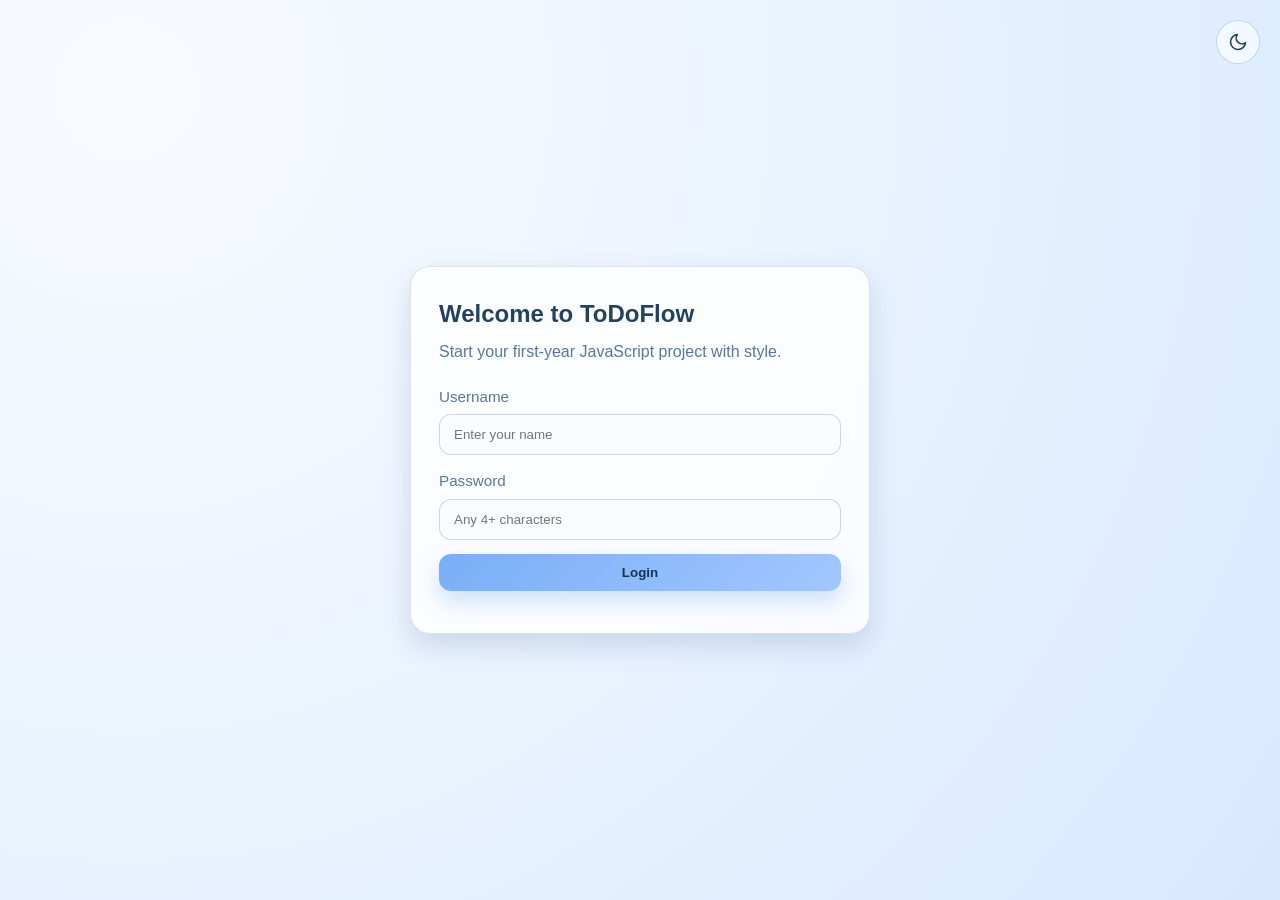
<file: index.html>
<!DOCTYPE html>
<html lang="en">
  <head>
    <meta charset="UTF-8" />
    <meta http-equiv="refresh" content="0; url=login.html" />
    <meta name="viewport" content="width=device-width, initial-scale=1.0" />
    <title>ToDoFlow</title>
  </head>
  <body></body>
</html>
</file>
<file: styles.css>
:root {
  --bg: #eaf3ff;
  --bg-soft: #dfeeff;
  --card: rgba(255, 255, 255, 0.8);
  --text: #234161;
  --muted: #56789f;
  --accent: #79aef7;
  --accent-2: #a2c7ff;
  --danger: #e58999;
  --success: #76beaa;
  --shadow: 0 12px 28px rgba(68, 106, 151, 0.2);
  --radius: 20px;
  --nav-link-active: #193352;
  --surface-input: rgba(250, 253, 255, 0.88);
}

[data-theme="dark"] {
  --bg: #0f172a;
  --bg-soft: #1e293b;
  --card: rgba(30, 41, 59, 0.92);
  --text: #e2e8f0;
  --muted: #94a3b8;
  --accent: #60a5fa;
  --accent-2: #93c5fd;
  --danger: #f87171;
  --success: #34d399;
  --shadow: 0 12px 28px rgba(0, 0, 0, 0.5);
  --nav-link-active: #f1f5f9;
  --surface-input: rgba(51, 65, 85, 0.75);
}

* {
  box-sizing: border-box;
}

html,
body {
  margin: 0;
  padding: 0;
  font-family: "Segoe UI", Tahoma, Geneva, Verdana, sans-serif;
  background: radial-gradient(circle at 10% 10%, #f8fbff 0%, var(--bg) 50%, #d7e8ff 100%);
  color: var(--text);
  min-height: 100%;
}

[data-theme="dark"] html,
[data-theme="dark"] body {
  background: radial-gradient(circle at 10% 10%, #1e293b 0%, var(--bg) 50%, #0c1222 100%);
}

body {
  line-height: 1.55;
}

a {
  color: inherit;
  text-decoration: none;
}

.container {
  width: min(1100px, 92%);
  margin: 0 auto;
}

.navbar {
  position: sticky;
  top: 0;
  z-index: 30;
  backdrop-filter: blur(10px);
  background: rgba(238, 246, 255, 0.82);
  border-bottom: 1px solid rgba(86, 120, 159, 0.18);
}

[data-theme="dark"] .navbar {
  background: rgba(15, 23, 42, 0.88);
  border-bottom-color: rgba(148, 163, 184, 0.2);
}

.nav-inner {
  display: flex;
  align-items: center;
  justify-content: space-between;
  padding: 16px 0;
}

.brand {
  display: flex;
  align-items: center;
  gap: 10px;
  font-size: 1.1rem;
  font-weight: 700;
}

.brand-dot {
  width: 12px;
  height: 12px;
  border-radius: 999px;
  background: linear-gradient(135deg, var(--accent), var(--accent-2));
  box-shadow: 0 0 14px rgba(121, 174, 247, 0.8);
}

.nav-links {
  display: flex;
  align-items: center;
  gap: 12px;
}

.theme-toggle {
  display: inline-flex;
  align-items: center;
  justify-content: center;
  width: 44px;
  height: 44px;
  padding: 0;
  border: 1px solid rgba(86, 120, 159, 0.28);
  border-radius: 999px;
  background: rgba(248, 252, 255, 0.75);
  color: var(--text);
  cursor: pointer;
  transition: background 0.2s ease, border-color 0.2s ease, transform 0.2s ease;
}

.theme-toggle:hover {
  transform: translateY(-1px);
  background: rgba(121, 174, 247, 0.22);
  border-color: rgba(121, 174, 247, 0.45);
}

.theme-toggle:active {
  transform: translateY(0);
}

.theme-toggle .theme-icon {
  display: none;
  flex-shrink: 0;
}

[data-theme="light"] .theme-toggle .theme-icon-moon,
[data-theme="dark"] .theme-toggle .theme-icon-sun {
  display: block;
}

.theme-toggle--fixed {
  position: fixed;
  top: 20px;
  right: 20px;
  z-index: 40;
}

[data-theme="dark"] .theme-toggle {
  background: rgba(51, 65, 85, 0.6);
  border-color: rgba(148, 163, 184, 0.25);
}

[data-theme="dark"] .theme-toggle:hover {
  background: rgba(96, 165, 250, 0.2);
  border-color: rgba(96, 165, 250, 0.4);
}

.nav-links a {
  padding: 10px 14px;
  border-radius: 999px;
  color: var(--muted);
  transition: all 0.25s ease;
}

.nav-links a:hover,
.nav-links a.active {
  color: var(--nav-link-active);
  background: rgba(121, 174, 247, 0.24);
}

[data-theme="dark"] .nav-links a:hover,
[data-theme="dark"] .nav-links a.active {
  background: rgba(96, 165, 250, 0.18);
}

.btn {
  border: 0;
  border-radius: 12px;
  padding: 11px 16px;
  font-weight: 600;
  cursor: pointer;
  transition: transform 0.2s ease, box-shadow 0.2s ease, opacity 0.2s ease;
}

.btn:hover {
  transform: translateY(-1px);
}

.btn:active {
  transform: translateY(0);
}

.btn-primary {
  color: #173355;
  background: linear-gradient(135deg, var(--accent), var(--accent-2));
  box-shadow: 0 10px 22px rgba(110, 163, 235, 0.34);
}

[data-theme="dark"] .btn-primary {
  color: #0f172a;
  box-shadow: 0 10px 22px rgba(96, 165, 250, 0.25);
}

.btn-secondary {
  color: var(--text);
  background: rgba(248, 252, 255, 0.75);
}

.page {
  padding: 46px 0 80px;
}

.hero {
  display: grid;
  grid-template-columns: 1.2fr 1fr;
  gap: 30px;
  align-items: center;
  margin-bottom: 28px;
}

.hero h1 {
  margin: 0 0 12px;
  font-size: clamp(1.8rem, 3vw, 3rem);
  line-height: 1.15;
}

.hero p {
  margin: 0;
  color: var(--muted);
}

.card {
  background: var(--card);
  border: 1px solid rgba(86, 120, 159, 0.2);
  border-radius: var(--radius);
  box-shadow: var(--shadow);
}

[data-theme="dark"] .card {
  border-color: rgba(148, 163, 184, 0.22);
}

.glass {
  backdrop-filter: blur(10px);
}

.login-wrap {
  min-height: 100vh;
  display: grid;
  place-items: center;
  padding: 20px;
}

.login-card {
  width: min(460px, 95%);
  padding: 28px;
}

.title {
  margin-top: 0;
  margin-bottom: 8px;
}

.subtitle {
  margin-top: 0;
  margin-bottom: 20px;
  color: var(--muted);
}

.input-group {
  margin-bottom: 14px;
}

label {
  display: block;
  font-size: 0.95rem;
  margin-bottom: 6px;
  color: var(--muted);
}

input,
textarea {
  width: 100%;
  border: 1px solid rgba(86, 120, 159, 0.28);
  background: var(--surface-input);
  color: var(--text);
  border-radius: 12px;
  padding: 12px 14px;
  outline: none;
  transition: border-color 0.2s ease, box-shadow 0.2s ease;
}

input:focus,
textarea:focus {
  border-color: var(--accent-2);
  box-shadow: 0 0 0 4px rgba(162, 199, 255, 0.35);
}

[data-theme="dark"] input,
[data-theme="dark"] textarea {
  border-color: rgba(148, 163, 184, 0.28);
}

[data-theme="dark"] input:focus,
[data-theme="dark"] textarea:focus {
  box-shadow: 0 0 0 4px rgba(96, 165, 250, 0.28);
}

.hint,
.error,
.success {
  font-size: 0.9rem;
}

.hint {
  color: var(--muted);
}

.error {
  color: #bc4f64;
}

.success {
  color: #2d7f70;
}

[data-theme="dark"] .error {
  color: #fca5a5;
}

[data-theme="dark"] .success {
  color: #6ee7b7;
}

.todo-layout {
  display: grid;
  grid-template-columns: 1fr 1fr 1fr;
  gap: 20px;
}

.task-hub {
  width: 100%;
  max-width: 900px;
  margin: 0 auto;
  padding: 22px;
  border-radius: var(--radius);
  border: 1px solid rgba(86, 120, 159, 0.22);
  background: rgba(244, 250, 255, 0.78);
  box-shadow: var(--shadow);
}

[data-theme="dark"] .task-hub {
  border-color: rgba(148, 163, 184, 0.22);
  background: rgba(30, 41, 59, 0.55);
}

.panel {
  padding: 18px;
}

.todo-form {
  display: grid;
  grid-template-columns: 1fr 1fr auto;
  gap: 10px;
  margin-bottom: 15px;
}

#todoInput {
  min-height: 56px;
  font-size: 1.02rem;
}

#todoDate {
  min-height: 56px;
}

.task-list {
  list-style: none;
  margin: 0;
  padding: 0;
  display: grid;
  gap: 10px;
  max-height: 420px;
  overflow-y: auto;
}

.task-item {
  display: flex;
  justify-content: space-between;
  gap: 10px;
  align-items: center;
  padding: 12px;
  border-radius: 14px;
  background: rgba(250, 253, 255, 0.8);
  border: 1px solid rgba(86, 120, 159, 0.16);
  transition: transform 0.2s ease, background 0.2s ease;
}

.task-item:hover {
  transform: translateY(-1px);
  background: rgba(255, 255, 255, 0.96);
}

[data-theme="dark"] .task-item {
  background: rgba(51, 65, 85, 0.65);
  border-color: rgba(148, 163, 184, 0.16);
}

[data-theme="dark"] .task-item:hover {
  background: rgba(71, 85, 105, 0.75);
}

.task-item.done .task-text {
  text-decoration: line-through;
  opacity: 0.65;
}

.task-left {
  display: flex;
  align-items: flex-start;
  gap: 10px;
}

.task-text-wrap {
  display: flex;
  flex-direction: column;
}

.task-date {
  font-size: 0.82rem;
  color: var(--muted);
}

.task-actions {
  display: flex;
  gap: 8px;
}

.icon-btn {
  border: 0;
  border-radius: 10px;
  padding: 8px 10px;
  cursor: pointer;
  color: #22415f;
  font-weight: 600;
}

[data-theme="dark"] .icon-btn {
  color: var(--text);
}

.icon-btn.done {
  background: rgba(118, 190, 170, 0.26);
}

.icon-btn.remove {
  background: rgba(229, 137, 153, 0.25);
}

.stats {
  display: flex;
  justify-content: space-between;
  color: var(--muted);
  font-size: 0.93rem;
}

.stats-box {
  margin-top: 8px;
  padding: 12px;
  border-radius: 14px;
  border: 1px solid rgba(86, 120, 159, 0.2);
  background: rgba(241, 248, 255, 0.75);
  display: grid;
  grid-template-columns: 1fr;
  gap: 8px;
}

.stat-pill {
  display: flex;
  justify-content: space-between;
  border-radius: 10px;
  padding: 8px 10px;
  color: var(--muted);
  background: rgba(255, 255, 255, 0.78);
}

[data-theme="dark"] .stats-box {
  border-color: rgba(148, 163, 184, 0.2);
  background: rgba(30, 41, 59, 0.5);
}

[data-theme="dark"] .stat-pill {
  background: rgba(51, 65, 85, 0.65);
}

.add-task-btn {
  min-height: 56px;
  padding: 12px 20px;
  font-size: 1rem;
  font-weight: 700;
}

.task-sections {
  margin-top: 16px;
  display: grid;
  grid-template-columns: 1fr 1fr;
  gap: 16px;
}

.section-title {
  margin: 0 0 8px;
}

.content-card {
  padding: 24px;
}

.contact-grid {
  display: grid;
  grid-template-columns: 1fr 1fr;
  gap: 20px;
}

.fade-up {
  animation: fadeUp 0.6s ease both;
}

@keyframes fadeUp {
  from {
    opacity: 0;
    transform: translateY(12px);
  }
  to {
    opacity: 1;
    transform: translateY(0);
  }
}

@media (max-width: 840px) {
  .hero,
  .todo-layout,
  .task-sections,
  .contact-grid {
    grid-template-columns: 1fr;
  }

  .todo-form {
    grid-template-columns: 1fr;
  }

  .nav-links {
    gap: 6px;
  }

  .nav-links a {
    padding: 8px 10px;
    font-size: 0.95rem;
  }
}
</file>
